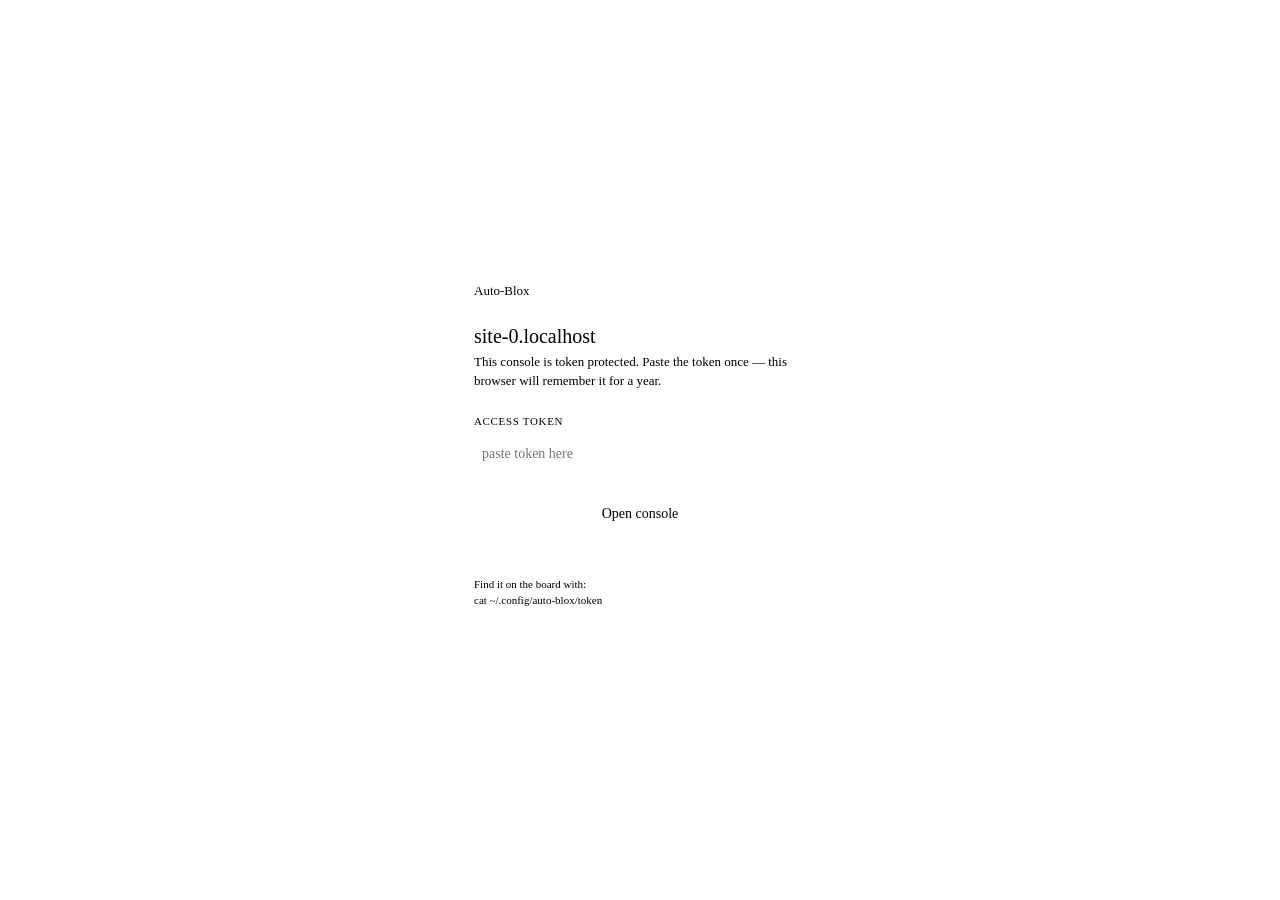
<file: zero2w_console/static/login.html>
<!DOCTYPE html>
<html lang="en" data-theme="dark">
<head>
<meta charset="utf-8">
<meta name="viewport" content="width=device-width, initial-scale=1">
<meta name="color-scheme" content="dark light">
<title>Sign in — Auto-Blox</title>
<!-- Deliberately self-contained: this page is served to UNAUTHENTICATED
     clients, so it loads no other asset. The server writes the theme in use
     into the THEME comment below as custom properties: colours, fonts, radii. -->
<style>
  /*THEME*/
  * { box-sizing: border-box; }
  body {
    margin:0; min-height:100vh; display:flex; align-items:center; justify-content:center;
    background:var(--surface-000); color:var(--ink);
    font-family:var(--font-ui);
    font-size:13px; line-height:19px; padding:16px;
  }
  .card {
    width:100%; max-width:380px; background:var(--surface-100);
    border:1px solid var(--hairline); border-radius:var(--radius-md); padding:24px;
  }
  h1 {
    margin:0 0 4px; font-size:20px; line-height:24px; font-weight:500;
    font-family:var(--font-mono);
  }
  .sub { margin:0 0 24px; color:var(--ink-muted); font-size:13px; }
  label {
    display:block; margin-bottom:4px; font-size:11px; line-height:14px; font-weight:500;
    letter-spacing:.06em; text-transform:uppercase; color:var(--ink-muted);
  }
  input {
    width:100%; background:var(--surface-300); color:var(--ink);
    border:1px solid var(--hairline-strong); border-radius:var(--radius-sm);
    font-family:var(--font-mono); font-size:14px;
    padding:10px 8px; min-height:44px;
  }
  input:focus-visible, button:focus-visible { outline:2px solid var(--focus-ring); outline-offset:2px; }
  button {
    width:100%; margin-top:16px; min-height:44px; cursor:pointer;
    background:var(--signal); color:var(--on-signal);
    border:1px solid var(--signal); border-radius:var(--radius-sm);
    font-family:inherit; font-size:14px; font-weight:500;
  }
  .help {
    margin-top:24px; padding-top:16px; border-top:1px solid var(--hairline);
    color:var(--ink-faint); font-size:11px; line-height:16px;
  }
  code {
    font-family:var(--font-mono);
    color:var(--ink-muted); word-break:break-all;
  }
  .err { display:none; margin-top:12px; color:var(--critical); font-size:12px; }
  .err.on { display:block; }
</style>
</head>
<body>
<main class="card">
  <p class="sub">Auto-Blox</p>
  <h1 id="host">auto-blox</h1>
  <p class="sub">This console is token protected. Paste the token once — this
     browser will remember it for a year.</p>
  <form id="f">
    <label for="t">Access token</label>
    <input id="t" name="t" type="text" autocomplete="off" autocapitalize="off"
           autocorrect="off" spellcheck="false" inputmode="text"
           placeholder="paste token here" required>
    <button type="submit">Open console</button>
    <p class="err" id="err">That token was not accepted.</p>
  </form>
  <p class="help">
    Find it on the board with:<br>
    <code>cat ~/.config/auto-blox/token</code>
  </p>
</main>
<script>
  document.getElementById("host").textContent = location.hostname;
  if (/[?&]bad=1\b/.test(location.search)) document.getElementById("err").classList.add("on");
  document.getElementById("f").addEventListener("submit", function (ev) {
    ev.preventDefault();
    var v = document.getElementById("t").value.trim();
    if (!v) return;
    // Reuse the existing query-string path: a correct token sets the cookie.
    location.href = "/?t=" + encodeURIComponent(v);
  });
</script>
</body>
</html>
</file>
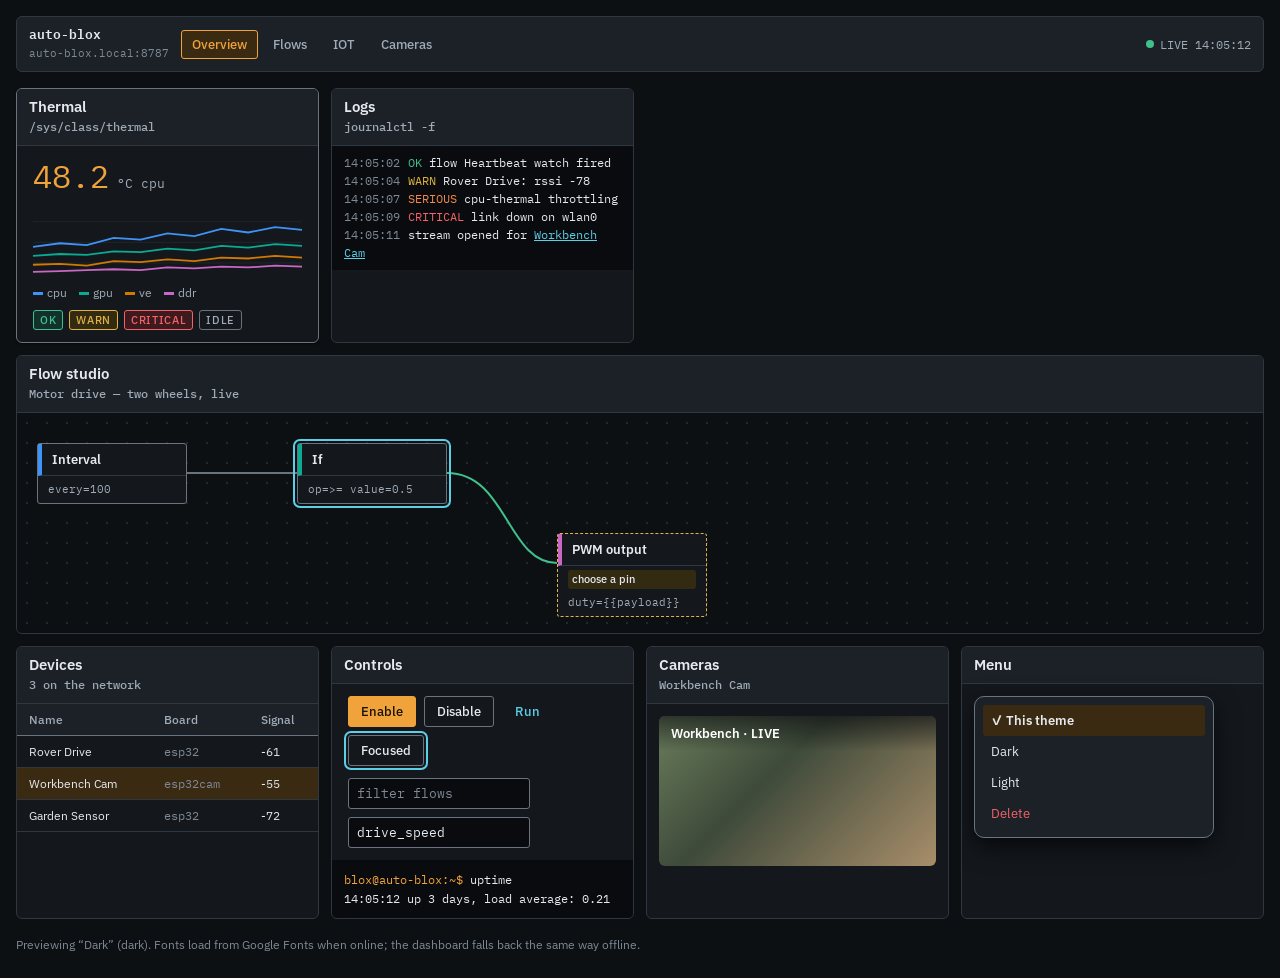
<file: zero2w_console/theme_kit/preview.html>
<!DOCTYPE html>
<html lang="en">
<head>
<meta charset="utf-8">
<meta name="viewport" content="width=device-width, initial-scale=1">
<title>Theme preview · Auto-Blox</title>
<!-- A stand-in for the Auto-Blox dashboard, drawn with the same custom
     properties the real one uses. Replace the JSON in <script id="theme"> with
     a theme and open this page: every colour, font, radius and shadow in the
     theme appears somewhere below. -->
<script id="theme" type="application/json">
{"format": "auto-blox-theme/1", "name": "Dark", "base": "dark",
 "colors": {"surface-000": "#0d1013", "surface-100": "#14181d", "surface-200": "#1c2127",
  "surface-300": "#090b0e", "hairline": "#2f3741", "hairline-strong": "#6a7380",
  "ink": "#e6eaef", "ink-muted": "#9fabb8", "ink-faint": "#7e8996", "signal": "#f0a23b",
  "signal-wash": "#3a2a12", "on-signal": "#1a1205", "link": "#5ccfe6", "ok": "#3fc08d",
  "warn": "#e0b341", "serious": "#f08a4b", "critical": "#f4626a", "ok-wash": "#11312a",
  "warn-wash": "#332a12", "critical-wash": "#3d1a1e", "series-1": "#3f93f7",
  "series-2": "#0baa92", "series-3": "#d27900", "series-4": "#ca66c3", "grid": "#202730",
  "focus-ring": "#5ccfe6", "scrim": "#07090c"},
 "fonts": {"ui": "IBM Plex Sans", "mono": "IBM Plex Mono"},
 "radius": {"sm": 3, "md": 6, "lg": 10}, "shadow": "soft"}
</script>
<style>
  * { box-sizing: border-box; }
  body {
    margin: 0; background: var(--surface-000); color: var(--ink);
    font-family: var(--font-ui); font-size: 13px; line-height: 19px;
  }
  .mono { font-family: var(--font-mono); }
  .dock {
    display: flex; align-items: center; gap: 12px; flex-wrap: wrap;
    margin: 16px; padding: 8px 12px; background: var(--surface-200);
    border: 1px solid var(--hairline); border-radius: var(--radius-md);
  }
  .dock .host { font-family: var(--font-mono); font-weight: 600; }
  .dock .host small { display: block; font-weight: 400; color: var(--ink-faint); font-size: 11px; }
  .nav { display: flex; gap: 4px; flex: 1; flex-wrap: wrap; }
  .nav span { padding: 4px 10px; border: 1px solid transparent; border-radius: var(--radius-sm); color: var(--ink-muted); font-weight: 500; }
  .nav .on { color: var(--signal); background: var(--signal-wash); border-color: var(--signal); }
  .live { display: flex; align-items: center; gap: 6px; font-family: var(--font-mono); font-size: 12px; color: var(--ink-muted); }
  .dot { width: 8px; height: 8px; border-radius: 999px; background: var(--ok); display: inline-block; }
  main { display: grid; gap: 12px; margin: 0 16px 16px; grid-template-columns: repeat(auto-fit, minmax(300px, 1fr)); }
  .w { background: var(--surface-100); border: 1px solid var(--hairline); border-radius: var(--radius-md); overflow: hidden; min-width: 0; }
  .w.focus { box-shadow: var(--shadow-widget); border-color: var(--hairline-strong); }
  .w h2 { margin: 0; padding: 8px 12px; background: var(--surface-200); border-bottom: 1px solid var(--hairline); font-size: 15px; line-height: 20px; font-weight: 600; }
  .w h2 small { display: block; font-size: 12px; font-weight: 500; color: var(--ink-muted); font-family: var(--font-mono); }
  .b { padding: 12px 16px; }
  .readout { font-family: var(--font-mono); font-size: 32px; line-height: 36px; color: var(--signal); }
  .readout small { font-size: 13px; color: var(--ink-muted); }
  svg { display: block; width: 100%; }
  .legend { display: flex; gap: 12px; flex-wrap: wrap; font-size: 12px; color: var(--ink-muted); }
  .legend i { display: inline-block; width: 10px; height: 3px; margin-right: 4px; vertical-align: middle; }
  .badges { display: flex; gap: 6px; flex-wrap: wrap; margin-top: 8px; }
  .badge { font: 500 11px/16px var(--font-ui); letter-spacing: .06em; text-transform: uppercase; padding: 1px 6px; border: 1px solid; border-radius: var(--radius-sm); }
  .badge.ok { color: var(--ok); background: var(--ok-wash); border-color: var(--ok); }
  .badge.warn { color: var(--warn); background: var(--warn-wash); border-color: var(--warn); }
  .badge.crit { color: var(--critical); background: var(--critical-wash); border-color: var(--critical); }
  .badge.idle { color: var(--ink-muted); border-color: var(--hairline-strong); }
  .log { font-family: var(--font-mono); font-size: 12px; line-height: 18px; background: var(--surface-300); padding: 8px 12px; }
  .log .t { color: var(--ink-faint); margin-right: 8px; }
  .log .ok { color: var(--ok); } .log .warn { color: var(--warn); } .log .ser { color: var(--serious); } .log .crit { color: var(--critical); }
  .canvas {
    position: relative; height: 220px; background: var(--surface-000);
    background-image: radial-gradient(var(--grid) 1.2px, transparent 1.2px); background-size: 20px 20px;
  }
  .node { position: absolute; width: 150px; background: var(--surface-100); border: 1px solid var(--hairline-strong); border-radius: var(--radius-sm); }
  .node .h { padding: 6px 10px; border-left: 4px solid var(--series-1); font-weight: 600; border-bottom: 1px solid var(--hairline); }
  .node .s { padding: 4px 10px; font-family: var(--font-mono); font-size: 11px; color: var(--ink-muted); }
  .node.sel { outline: 2px solid var(--focus-ring); outline-offset: 2px; }
  .node.todo { border: 1px dashed var(--warn); }
  .todo-chip { margin: 4px 10px 0; padding: 0 4px; font-size: 11px; font-weight: 500; background: var(--warn-wash); color: var(--ink); border-radius: var(--radius-sm); }
  .wire { position: absolute; inset: 0; pointer-events: none; }
  table { width: 100%; border-collapse: collapse; font-size: 12px; }
  th { text-align: left; font-weight: 500; color: var(--ink-muted); padding: 6px 12px; border-bottom: 1px solid var(--hairline-strong); background: var(--surface-200); }
  td { padding: 6px 12px; border-bottom: 1px solid var(--hairline); }
  td.m { font-family: var(--font-mono); color: var(--ink-faint); }
  tr.hover td { background: var(--signal-wash); }
  a { color: var(--link); }
  .row { display: flex; gap: 8px; flex-wrap: wrap; align-items: center; }
  .btn { font: 500 13px var(--font-ui); padding: 6px 12px; border-radius: var(--radius-sm); border: 1px solid var(--hairline-strong); background: var(--surface-100); color: var(--ink); }
  .btn.p { background: var(--signal); border-color: var(--signal); color: var(--on-signal); }
  .btn.g { background: none; border-color: transparent; color: var(--link); }
  .btn.f { outline: 2px solid var(--focus-ring); outline-offset: 2px; }
  input { font: 13px var(--font-mono); padding: 6px 8px; background: var(--surface-300); color: var(--ink); border: 1px solid var(--hairline-strong); border-radius: var(--radius-sm); min-width: 0; }
  input::placeholder { color: var(--ink-faint); }
  .term { background: var(--surface-300); font-family: var(--font-mono); font-size: 12px; padding: 10px 12px; }
  .term .p { color: var(--signal); }
  .pic { position: relative; height: 150px; margin: 12px; border-radius: var(--radius-md); overflow: hidden;
         background: linear-gradient(135deg, #6b7d5c, #3e4a3a 40%, #a88e6a); }
  .pic .shade { position: absolute; top: 0; left: 0; right: 0; padding: 8px 12px; color: white; font-weight: 600;
                background: linear-gradient(to bottom, color-mix(in srgb, var(--scrim) 60%, transparent), transparent); }
  .menu { width: 240px; margin: 12px; padding: 8px; background: var(--surface-200); border: 1px solid var(--hairline-strong);
          border-radius: var(--radius-lg); box-shadow: var(--shadow-float); }
  .menu div { padding: 6px 8px; border-radius: var(--radius-sm); }
  .menu .on { background: var(--signal-wash); font-weight: 600; }
  .note { margin: 0 16px 24px; color: var(--ink-faint); font-size: 12px; }
</style>
</head>
<body>
<nav class="dock">
  <div class="host">auto-blox<small>auto-blox.local:8787</small></div>
  <div class="nav"><span class="on">Overview</span><span>Flows</span><span>IOT</span><span>Cameras</span></div>
  <div class="live"><span class="dot"></span>LIVE 14:05:12</div>
</nav>
<main>
  <section class="w focus">
    <h2>Thermal<small>/sys/class/thermal</small></h2>
    <div class="b">
      <div class="readout">48.2<small> °C cpu</small></div>
      <svg viewBox="0 0 300 90" preserveAspectRatio="none" aria-label="chart">
        <g stroke="var(--grid)" stroke-width="1"><line x1="0" y1="22" x2="300" y2="22"/><line x1="0" y1="45" x2="300" y2="45"/><line x1="0" y1="68" x2="300" y2="68"/></g>
        <polyline fill="none" stroke="var(--series-1)" stroke-width="2" points="0,50 30,46 60,48 90,40 120,42 150,35 180,38 210,30 240,34 270,28 300,31"/>
        <polyline fill="none" stroke="var(--series-2)" stroke-width="2" points="0,60 30,58 60,59 90,55 120,56 150,52 180,54 210,49 240,51 270,47 300,49"/>
        <polyline fill="none" stroke="var(--series-3)" stroke-width="2" points="0,70 30,69 60,71 90,66 120,67 150,64 180,66 210,62 240,63 270,60 300,62"/>
        <polyline fill="none" stroke="var(--series-4)" stroke-width="2" points="0,78 30,77 60,76 90,75 120,76 150,73 180,74 210,72 240,73 270,71 300,72"/>
      </svg>
      <div class="legend"><span><i style="background:var(--series-1)"></i>cpu</span><span><i style="background:var(--series-2)"></i>gpu</span><span><i style="background:var(--series-3)"></i>ve</span><span><i style="background:var(--series-4)"></i>ddr</span></div>
      <div class="badges"><span class="badge ok">ok</span><span class="badge warn">warn</span><span class="badge crit">critical</span><span class="badge idle">idle</span></div>
    </div>
  </section>
  <section class="w">
    <h2>Logs<small>journalctl -f</small></h2>
    <div class="log">
      <div><span class="t">14:05:02</span><span class="ok">OK</span> flow Heartbeat watch fired</div>
      <div><span class="t">14:05:04</span><span class="warn">WARN</span> Rover Drive: rssi -78</div>
      <div><span class="t">14:05:07</span><span class="ser">SERIOUS</span> cpu-thermal throttling</div>
      <div><span class="t">14:05:09</span><span class="crit">CRITICAL</span> link down on wlan0</div>
      <div><span class="t">14:05:11</span>stream opened for <a href="#">Workbench Cam</a></div>
    </div>
  </section>
  <section class="w" style="grid-column: 1 / -1">
    <h2>Flow studio<small>Motor drive — two wheels, live</small></h2>
    <div class="canvas">
      <svg class="wire" width="100%" height="220">
        <path d="M170 60 C 230 60, 230 60, 280 60" fill="none" stroke="var(--hairline-strong)" stroke-width="2"/>
        <path d="M430 60 C 490 60, 490 150, 540 150" fill="none" stroke="var(--ok)" stroke-width="2"/>
      </svg>
      <div class="node" style="left:20px;top:30px"><div class="h">Interval</div><div class="s">every=100</div></div>
      <div class="node sel" style="left:280px;top:30px"><div class="h" style="border-left-color:var(--series-2)">If</div><div class="s">op=&gt;= value=0.5</div></div>
      <div class="node todo" style="left:540px;top:120px"><div class="h" style="border-left-color:var(--series-4)">PWM output</div><div class="todo-chip">choose a pin</div><div class="s">duty={{payload}}</div></div>
    </div>
  </section>
  <section class="w">
    <h2>Devices<small>3 on the network</small></h2>
    <table>
      <tr><th>Name</th><th>Board</th><th>Signal</th></tr>
      <tr><td>Rover Drive</td><td class="m">esp32</td><td>-61</td></tr>
      <tr class="hover"><td>Workbench Cam</td><td class="m">esp32cam</td><td>-55</td></tr>
      <tr><td>Garden Sensor</td><td class="m">esp32</td><td>-72</td></tr>
    </table>
  </section>
  <section class="w">
    <h2>Controls</h2>
    <div class="b">
      <div class="row"><button class="btn p">Enable</button><button class="btn">Disable</button><button class="btn g">Run</button><button class="btn f">Focused</button></div>
      <div class="row" style="margin-top:12px"><input placeholder="filter flows"><input value="drive_speed"></div>
    </div>
    <div class="term"><span class="p">blox@auto-blox:~$</span> uptime<br>14:05:12 up 3 days, load average: 0.21</div>
  </section>
  <section class="w">
    <h2>Cameras<small>Workbench Cam</small></h2>
    <div class="pic"><div class="shade">Workbench · LIVE</div></div>
  </section>
  <section class="w">
    <h2>Menu</h2>
    <div class="menu"><div class="on">✓ This theme</div><div>Dark</div><div>Light</div><div style="color:var(--critical)">Delete</div></div>
  </section>
</main>
<p class="note" id="note"></p>
<script>
(function () {
  var t = JSON.parse(document.getElementById("theme").textContent);
  var r = document.documentElement.style;
  r.setProperty("color-scheme", t.base);
  Object.keys(t.colors || {}).forEach(function (k) { r.setProperty("--" + k, t.colors[k]); });
  var fallback = { ui: "ui-sans-serif, system-ui, sans-serif", mono: 'ui-monospace, "SFMono-Regular", monospace' };
  var families = [];
  ["ui", "mono"].forEach(function (role) {
    var name = (t.fonts || {})[role] || (role === "ui" ? "IBM Plex Sans" : "IBM Plex Mono");
    r.setProperty("--font-" + role, name === "System" ? fallback[role] : '"' + name + '", ' + fallback[role]);
    if (name !== "System") families.push("family=" + name.replace(/ /g, "+") + ":wght@400;500;600");
  });
  if (families.length) {
    var l = document.createElement("link");
    l.rel = "stylesheet";
    l.href = "https://fonts.googleapis.com/css2?" + families.join("&") + "&display=swap";
    document.head.appendChild(l);
  }
  var rad = t.radius || {};
  ["sm", "md", "lg"].forEach(function (k) { r.setProperty("--radius-" + k, (rad[k] != null ? rad[k] : { sm: 3, md: 6, lg: 10 }[k]) + "px"); });
  var sh = {
    "none dark": ["none", "none"], "none light": ["none", "none"],
    "soft dark": ["0 1px 2px rgba(0,0,0,0.55)", "0 8px 24px rgba(0,0,0,0.70)"],
    "soft light": ["0 1px 2px rgba(18,24,32,0.16)", "0 8px 24px rgba(18,24,32,0.24)"],
    "deep dark": ["0 2px 6px rgba(0,0,0,0.70)", "0 14px 40px rgba(0,0,0,0.85)"],
    "deep light": ["0 2px 6px rgba(18,24,32,0.26)", "0 14px 40px rgba(18,24,32,0.36)"]
  }[(t.shadow || "soft") + " " + t.base] || ["none", "none"];
  r.setProperty("--shadow-widget", sh[0]);
  r.setProperty("--shadow-float", sh[1]);
  document.title = t.name + " · Auto-Blox theme preview";
  document.getElementById("note").textContent = "Previewing “" + t.name + "” (" + t.base +
    "). Fonts load from Google Fonts when online; the dashboard falls back the same way offline.";
})();
</script>
</body>
</html>
</file>
